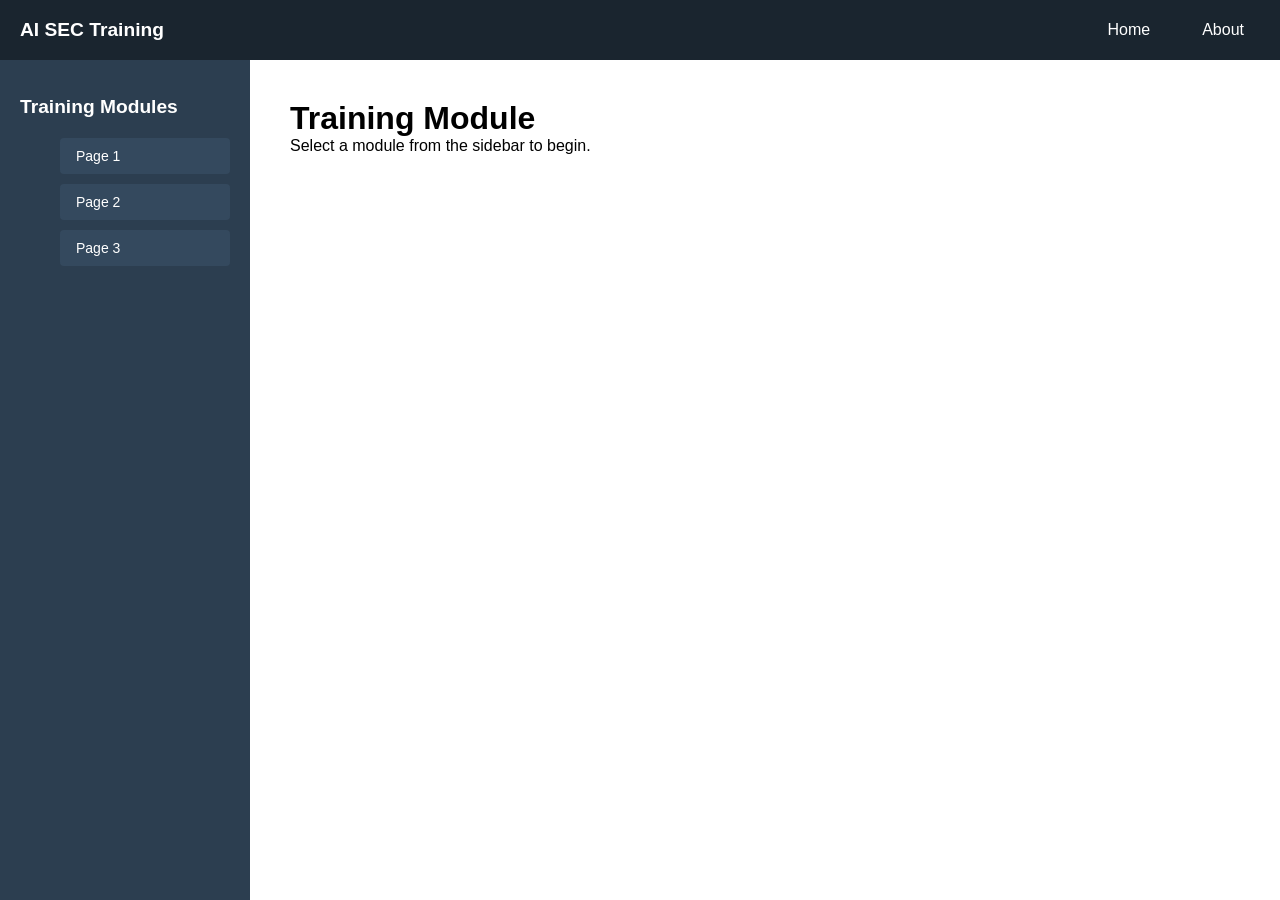
<file: index.html>
<!DOCTYPE html>
<html lang="en">
<head>
    <meta charset="UTF-8">
    <meta name="viewport" content="width=device-width, initial-scale=1.0">
    <title>Training Program</title>
    <link rel="stylesheet" href="styles.css">
</head>
<body>
    <nav class="navbar">
        <div class="nav-brand">AI SEC Training</div>
        <ul class="nav-links">
            <li><a href="#home">Home</a></li>
            <li><a href="#about">About</a></li>
        </ul>
    </nav>

    <training-sidebar></training-sidebar>

    <main>
        <h1>Training Module</h1>
        <p>Select a module from the sidebar to begin.</p>
    </main>

    <script src="sidebar.js"></script>
</body>
</html>
</file>
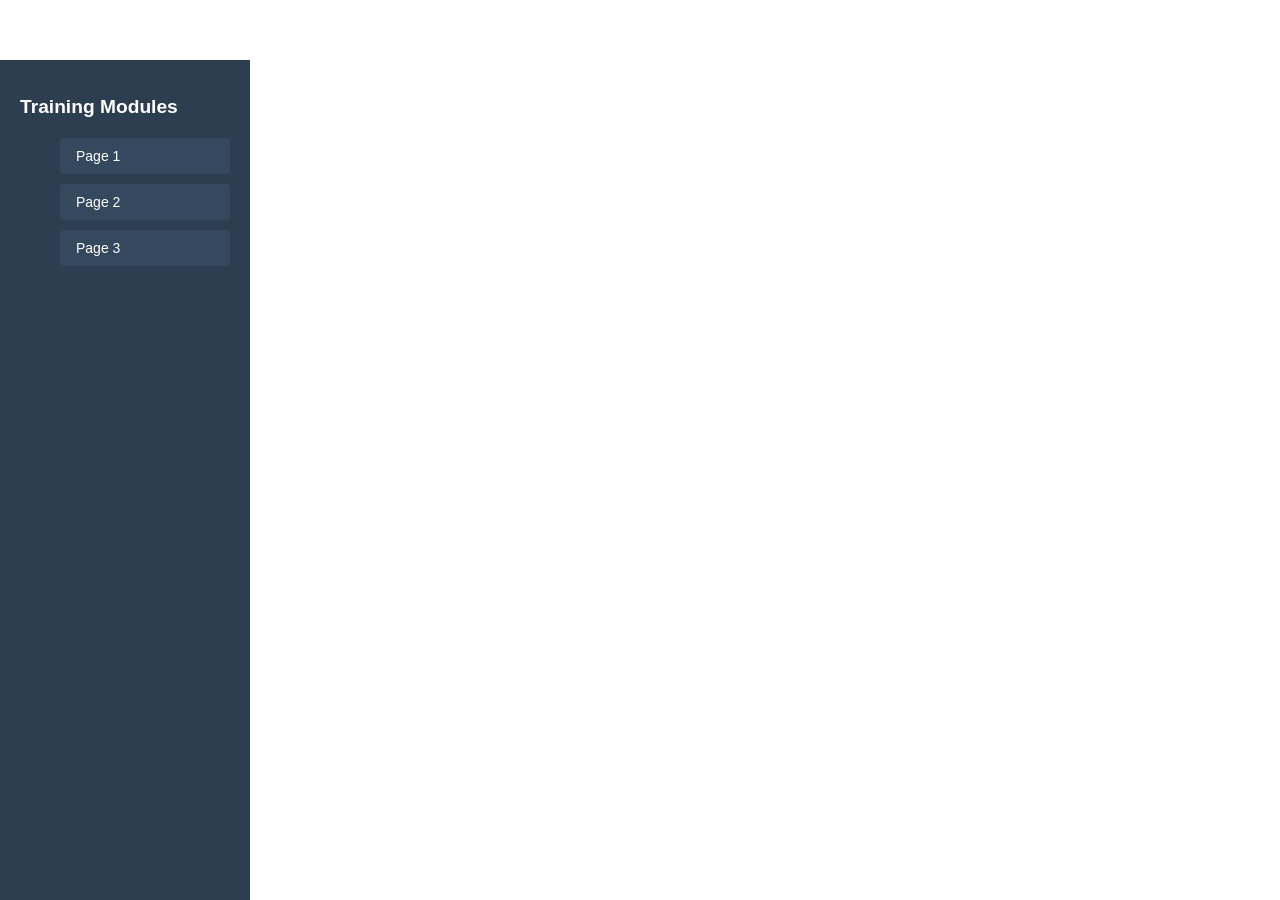
<file: index2.html>
<!DOCTYPE html>
<html lang="en">
<head>
    <meta charset="UTF-8">
    <meta name="viewport" content="width=device-width, initial-scale=1.0">
    <title>Training Program</title>
    <link rel="stylesheet" href="styles.css">
</head>
<body>
    <training-sidebar></training-sidebar>

    <main id="content">
        <!-- Pages will be loaded here -->
    </main>

    <script src="sidebar.js"></script>
</body>
</html>
</file>
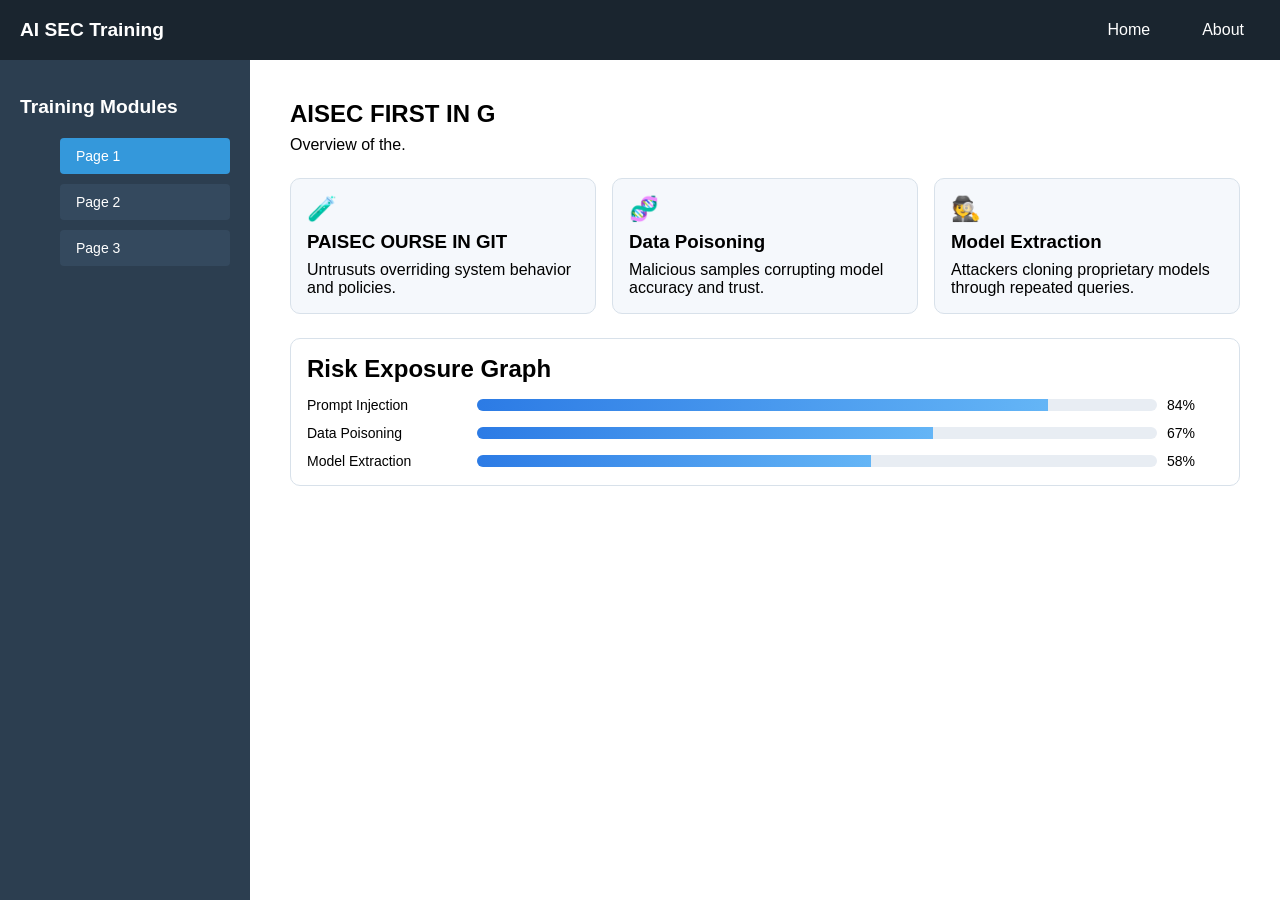
<file: page1.html>
<!DOCTYPE html>
<html lang="en">
<head>
    <meta charset="UTF-8">
    <meta name="viewport" content="width=device-width, initial-scale=1.0">
    <title>Page 1</title>
    <link rel="stylesheet" href="styles.css">
</head>
<body>
    <nav class="navbar">
        <div class="nav-brand">AI SEC Training</div>
        <ul class="nav-links">
            <li><a href="#home">Home</a></li>
            <li><a href="#about">About</a></li>
        </ul>
    </nav>

    <training-sidebar></training-sidebar>

    <main>
        <section class="page-header">
            <h1>AISEC FIRST  IN G</h1>
            <p>Overview of the.</p>
        </section>

        <section class="icon-grid">
            <article class="metric-card">
                <div class="metric-icon">🧪</div>
                <h3>PAISEC OURSE IN GIT</h3>
                <p>Untrusuts overriding system behavior and policies.</p>
            </article>
            <article class="metric-card">
                <div class="metric-icon">🧬</div>
                <h3>Data Poisoning</h3>
                <p>Malicious samples corrupting model accuracy and trust.</p>
            </article>
            <article class="metric-card">
                <div class="metric-icon">🕵️</div>
                <h3>Model Extraction</h3>
                <p>Attackers cloning proprietary models through repeated queries.</p>
            </article>
        </section>

        <section class="chart-card">
            <h2>Risk Exposure Graph</h2>
            <div class="bar-chart">
                <div class="bar-row">
                    <span class="bar-label">Prompt Injection</span>
                    <div class="bar-track"><div class="bar-fill fill-84"></div></div>
                    <span class="bar-value">84%</span>
                </div>
                <div class="bar-row">
                    <span class="bar-label">Data Poisoning</span>
                    <div class="bar-track"><div class="bar-fill fill-67"></div></div>
                    <span class="bar-value">67%</span>
                </div>
                <div class="bar-row">
                    <span class="bar-label">Model Extraction</span>
                    <div class="bar-track"><div class="bar-fill fill-58"></div></div>
                    <span class="bar-value">58%</span>
                </div>
            </div>
        </section>
    </main>

    <script src="sidebar.js"></script>
</body>
</html>
</file>
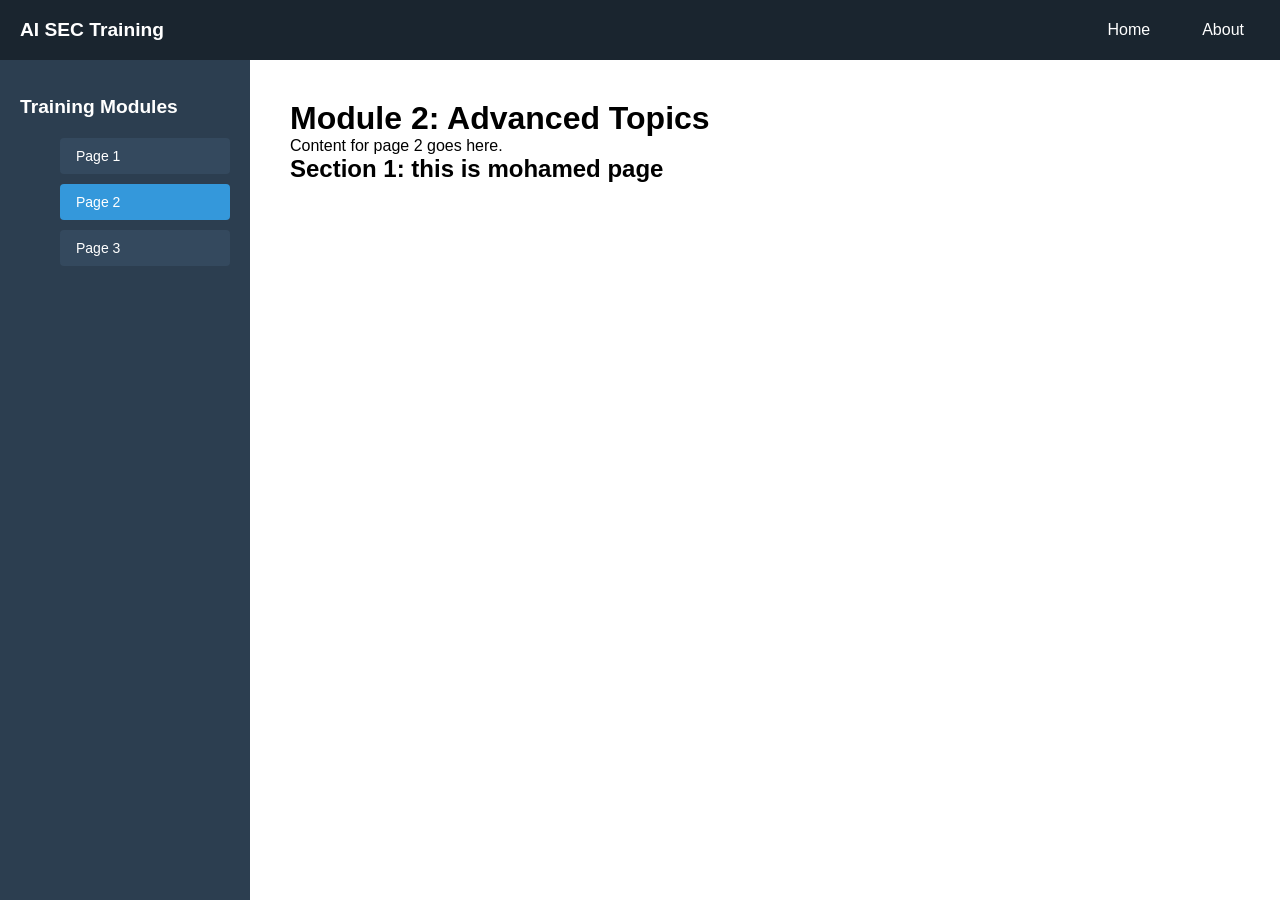
<file: page2.html>
<!DOCTYPE html>
<html lang="en">
<head>
    <meta charset="UTF-8">
    <meta name="viewport" content="width=device-width, initial-scale=1.0">
    <title>Page 2</title>
    <link rel="stylesheet" href="styles.css">
</head>
<body>
    <nav class="navbar">
        <div class="nav-brand">AI SEC Training</div>
        <ul class="nav-links">
            <li><a href="#home">Home</a></li>
            <li><a href="#about">About</a></li>
        </ul>
    </nav>

    <training-sidebar></training-sidebar>

    <main>
        <h1>Module 2: Advanced Topics</h1>
        <p>Content for page 2 goes here.</p>
        <h2>Section 1: this is mohamed page </h2>
    </main>

    <script src="sidebar.js"></script>
</body>
</html>
</file>
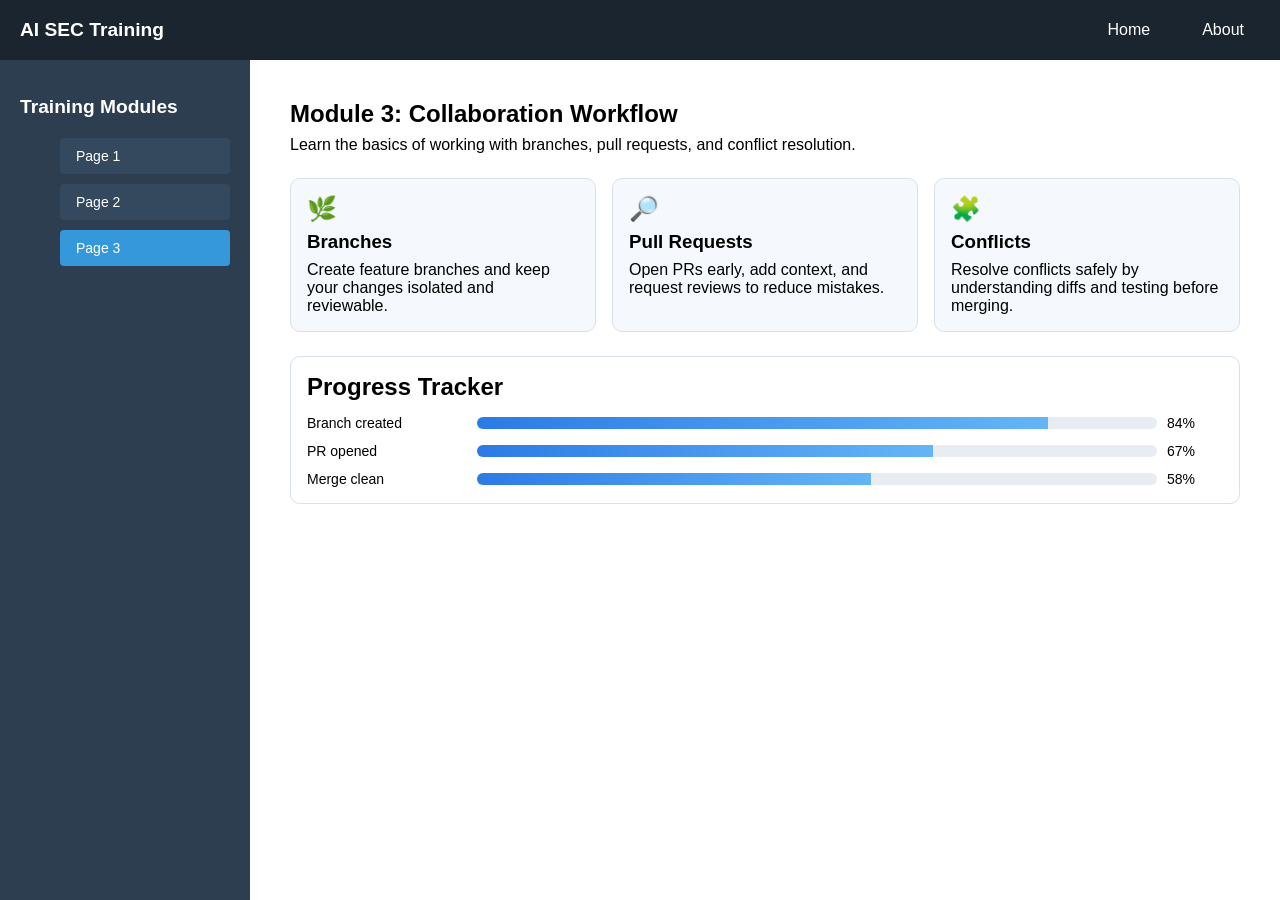
<file: page3.html>
<!DOCTYPE html>
<html lang="en">
<head>
    <meta charset="UTF-8">
    <meta name="viewport" content="width=device-width, initial-scale=1.0">
    <title>Page 3</title>
    <link rel="stylesheet" href="styles.css">
</head>
<body>
    <nav class="navbar">
        <div class="nav-brand">AI SEC Training</div>
        <ul class="nav-links">
            <li><a href="#home">Home</a></li>
            <li><a href="#about">About</a></li>
        </ul>
    </nav>

    <training-sidebar></training-sidebar>

    <main>
        <section class="page-header">
            <h1>Module 3: Collaboration Workflow</h1>
            <p>Learn the basics of working with branches, pull requests, and conflict resolution.</p>
        </section>

        <section class="icon-grid">
            <article class="metric-card">
                <div class="metric-icon">🌿</div>
                <h3>Branches</h3>
                <p>Create feature branches and keep your changes isolated and reviewable.</p>
            </article>
            <article class="metric-card">
                <div class="metric-icon">🔎</div>
                <h3>Pull Requests</h3>
                <p>Open PRs early, add context, and request reviews to reduce mistakes.</p>
            </article>
            <article class="metric-card">
                <div class="metric-icon">🧩</div>
                <h3>Conflicts</h3>
                <p>Resolve conflicts safely by understanding diffs and testing before merging.</p>
            </article>
        </section>

        <section class="chart-card">
            <h2>Progress Tracker</h2>
            <div class="bar-chart">
                <div class="bar-row">
                    <span class="bar-label">Branch created</span>
                    <div class="bar-track"><div class="bar-fill fill-84"></div></div>
                    <span class="bar-value">84%</span>
                </div>
                <div class="bar-row">
                    <span class="bar-label">PR opened</span>
                    <div class="bar-track"><div class="bar-fill fill-67"></div></div>
                    <span class="bar-value">67%</span>
                </div>
                <div class="bar-row">
                    <span class="bar-label">Merge clean</span>
                    <div class="bar-track"><div class="bar-fill fill-58"></div></div>
                    <span class="bar-value">58%</span>
                </div>
            </div>
        </section>
    </main>

    <script src="sidebar.js"></script>
</body>
</html>
</file>
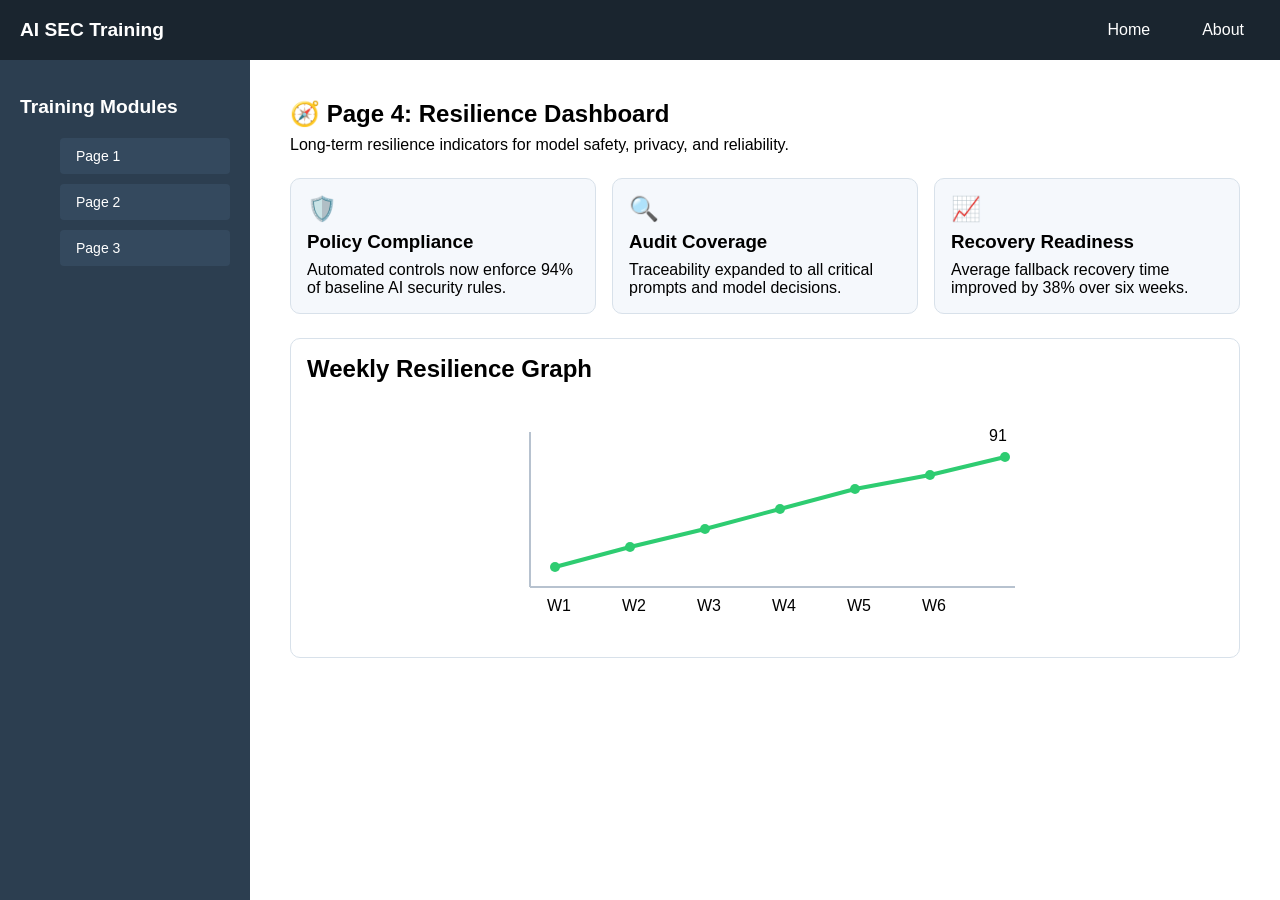
<file: page4.html>
<!DOCTYPE html>
<html lang="en">
<head>
    <meta charset="UTF-8">
    <meta name="viewport" content="width=device-width, initial-scale=1.0">
    <title>Page 4</title>
    <link rel="stylesheet" href="styles.css">
</head>
<body>
    <nav class="navbar">
        <div class="nav-brand">AI SEC Training</div>
        <ul class="nav-links">
            <li><a href="#home">Home</a></li>
            <li><a href="#about">About</a></li>
        </ul>
    </nav>

    <training-sidebar></training-sidebar>

    <main>
        <section class="page-header">
            <h1>🧭 Page 4: Resilience Dashboard</h1>
            <p>Long-term resilience indicators for model safety, privacy, and reliability.</p>
        </section>

        <section class="icon-grid">
            <article class="metric-card">
                <div class="metric-icon">🛡️</div>
                <h3>Policy Compliance</h3>
                <p>Automated controls now enforce 94% of baseline AI security rules.</p>
            </article>
            <article class="metric-card">
                <div class="metric-icon">🔍</div>
                <h3>Audit Coverage</h3>
                <p>Traceability expanded to all critical prompts and model decisions.</p>
            </article>
            <article class="metric-card">
                <div class="metric-icon">📈</div>
                <h3>Recovery Readiness</h3>
                <p>Average fallback recovery time improved by 38% over six weeks.</p>
            </article>
        </section>

        <section class="chart-card">
            <h2>Weekly Resilience Graph</h2>
            <svg class="trend-graph" viewBox="0 0 560 240" role="img" aria-label="Weekly resilience score across six weeks">
                <line x1="45" y1="190" x2="530" y2="190" stroke="#b7c2cf" stroke-width="2"></line>
                <line x1="45" y1="35" x2="45" y2="190" stroke="#b7c2cf" stroke-width="2"></line>
                <polyline points="70,170 145,150 220,132 295,112 370,92 445,78 520,60" fill="none" stroke="#2ecc71" stroke-width="4"></polyline>
                <circle cx="70" cy="170" r="5" fill="#2ecc71"></circle>
                <circle cx="145" cy="150" r="5" fill="#2ecc71"></circle>
                <circle cx="220" cy="132" r="5" fill="#2ecc71"></circle>
                <circle cx="295" cy="112" r="5" fill="#2ecc71"></circle>
                <circle cx="370" cy="92" r="5" fill="#2ecc71"></circle>
                <circle cx="445" cy="78" r="5" fill="#2ecc71"></circle>
                <circle cx="520" cy="60" r="5" fill="#2ecc71"></circle>
                <text x="62" y="214">W1</text>
                <text x="137" y="214">W2</text>
                <text x="212" y="214">W3</text>
                <text x="287" y="214">W4</text>
                <text x="362" y="214">W5</text>
                <text x="437" y="214">W6</text>
                <text x="504" y="44">91</text>
            </svg>
        </section>
    </main>

    <script src="sidebar.js"></script>
</body>
</html>
</file>
<file: styles.css>
* {
    margin: 0;
    padding: 0;
    box-sizing: border-box;
}

body {
    display: flex;
    font-family: Arial, sans-serif;
    min-height: 100vh;
}

.navbar {
    position: fixed;
    top: 0;
    left: 0;
    right: 0;
    height: 60px;
    background: #1a252f;
    color: white;
    display: flex;
    align-items: center;
    justify-content: space-between;
    padding: 0 20px;
    z-index: 1000;
}

.nav-brand {
    font-size: 1.2em;
    font-weight: bold;
}

.nav-links {
    display: flex;
    list-style: none;
    gap: 20px;
}

.nav-links a {
    color: white;
    text-decoration: none;
    padding: 8px 16px;
    border-radius: 4px;
    transition: background 0.3s;
}

.nav-links a:hover {
    background: #34495e;
}

training-sidebar {
    width: 250px;
    background: #2c3e50;
    color: white;
    padding: 20px;
    position: fixed;
    height: calc(100vh - 60px);
    overflow-y: auto;
    top: 60px;
    left: 0;
}

main {
    flex: 1;
    margin-left: 250px;
    margin-top: 60px;
    padding: 40px;
}

.page-header {
    margin-bottom: 24px;
}

.page-header h1 {
    margin-bottom: 8px;
}

.icon-grid {
    display: grid;
    grid-template-columns: repeat(auto-fit, minmax(220px, 1fr));
    gap: 16px;
    margin-bottom: 24px;
}

.metric-card {
    background: #f5f8fc;
    border: 1px solid #d8e1ea;
    border-radius: 10px;
    padding: 16px;
}

.metric-icon {
    font-size: 24px;
    margin-bottom: 8px;
}

.metric-card h3 {
    margin-bottom: 8px;
}

.chart-card {
    background: #ffffff;
    border: 1px solid #d8e1ea;
    border-radius: 10px;
    padding: 16px;
}

.chart-card h2 {
    margin-bottom: 14px;
}

.bar-chart {
    display: grid;
    gap: 12px;
}

.bar-row {
    display: grid;
    grid-template-columns: 160px 1fr 56px;
    align-items: center;
    gap: 10px;
}

.bar-label,
.bar-value {
    font-size: 14px;
}

.bar-track {
    background: #e8edf3;
    border-radius: 999px;
    overflow: hidden;
    height: 12px;
}

.bar-fill {
    height: 100%;
    background: linear-gradient(90deg, #2c7be5, #64b5f6);
}

.fill-84 {
    width: 84%;
}

.fill-67 {
    width: 67%;
}

.fill-58 {
    width: 58%;
}

.trend-graph {
    width: 100%;
    height: auto;
    max-height: 240px;
}
</file>
